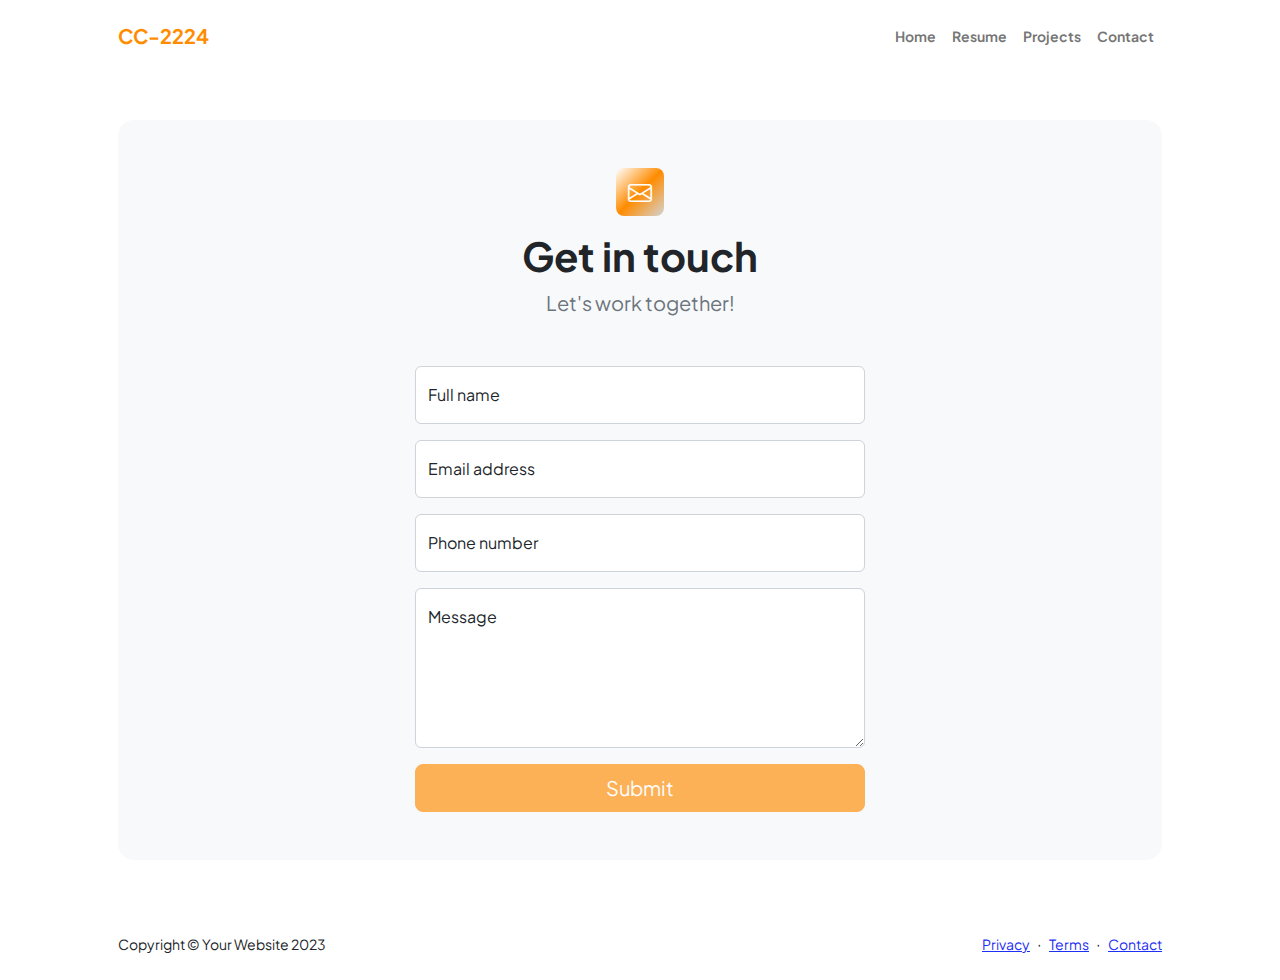
<file: contact.html>
<!DOCTYPE html>
<html lang="en">
    <head>
        <meta charset="utf-8" />
        <meta name="viewport" content="width=device-width, initial-scale=1, shrink-to-fit=no" />
        <meta name="description" content />
        <meta name="author" content />
        <title>Get in Contact</title>
        <!-- Favicon-->
        <link rel="icon" type="image/x-icon" href="assets/favicon.ico" />
        <!-- Custom Google font-->
        <link rel="preconnect" href="https://fonts.googleapis.com" />
        <link rel="preconnect" href="https://fonts.gstatic.com" crossorigin />
        <link href="https://fonts.googleapis.com/css2?family=Plus+Jakarta+Sans:wght@100;200;300;400;500;600;700;800;900&amp;display=swap" rel="stylesheet" />
        <!-- Bootstrap icons-->
        <link href="https://cdn.jsdelivr.net/npm/bootstrap-icons@1.8.1/font/bootstrap-icons.css" rel="stylesheet" />
        <!-- Core theme CSS (includes Bootstrap)-->
        <link href="css/styles.css" rel="stylesheet" />
    </head>
    <body class="d-flex flex-column">
        <main class="flex-shrink-0">
            <!-- Navigation-->
            <nav class="navbar navbar-expand-lg navbar-light bg-white py-3">
                <div class="container px-5">
                    <a class="navbar-brand" href="index.html"><span class="fw-bolder text-primary">CC-2224</span></a>
                    <button class="navbar-toggler" type="button" data-bs-toggle="collapse" data-bs-target="#navbarSupportedContent" aria-controls="navbarSupportedContent" aria-expanded="false" aria-label="Toggle navigation"><span class="navbar-toggler-icon"></span></button>
                    <div class="collapse navbar-collapse" id="navbarSupportedContent">
                        <ul class="navbar-nav ms-auto mb-2 mb-lg-0 small fw-bolder">
                            <li class="nav-item"><a class="nav-link" href="index.html">Home</a></li>
                            <li class="nav-item"><a class="nav-link" href="resume.html">Resume</a></li>
                            <li class="nav-item"><a class="nav-link" href="projects.html">Projects</a></li>
                            <li class="nav-item"><a class="nav-link" href="contact.html">Contact</a></li>
                        </ul>
                    </div>
                </div>
            </nav>
            <!-- Page content-->
            <section class="py-5">
                <div class="container px-5">
                    <!-- Contact form-->
                    <div class="bg-light rounded-4 py-5 px-4 px-md-5">
                        <div class="text-center mb-5">
                            <div class="feature bg-primary bg-gradient-primary-to-secondary text-white rounded-3 mb-3"><i class="bi bi-envelope"></i></div>
                            <h1 class="fw-bolder">Get in touch</h1>
                            <p class="lead fw-normal text-muted mb-0">Let's work together!</p>
                        </div>
                        <div class="row gx-5 justify-content-center">
                            <div class="col-lg-8 col-xl-6">
                                <!-- * * * * * * * * * * * * * * *-->
                                <!-- * * SB Forms Contact Form * *-->
                                <!-- * * * * * * * * * * * * * * *-->
                                <!-- This form is pre-integrated with SB Forms.-->
                                <!-- To make this form functional, sign up at-->
                                <!-- https://startbootstrap.com/solution/contact-forms-->
                                <!-- to get an API token!-->
                                <form id="contactForm" data-sb-form-api-token="API_TOKEN">
                                    <!-- Name input-->
                                    <div class="form-floating mb-3">
                                        <input class="form-control" id="name" type="text" placeholder="Enter your name..." data-sb-validations="required" />
                                        <label for="name">Full name</label>
                                        <div class="invalid-feedback" data-sb-feedback="name:required">A name is required.</div>
                                    </div>
                                    <!-- Email address input-->
                                    <div class="form-floating mb-3">
                                        <input class="form-control" id="email" type="email" placeholder="name@example.com" data-sb-validations="required,email" />
                                        <label for="email">Email address</label>
                                        <div class="invalid-feedback" data-sb-feedback="email:required">An email is required.</div>
                                        <div class="invalid-feedback" data-sb-feedback="email:email">Email is not valid.</div>
                                    </div>
                                    <!-- Phone number input-->
                                    <div class="form-floating mb-3">
                                        <input class="form-control" id="phone" type="tel" placeholder="(123) 456-7890" data-sb-validations="required" />
                                        <label for="phone">Phone number</label>
                                        <div class="invalid-feedback" data-sb-feedback="phone:required">A phone number is required.</div>
                                    </div>
                                    <!-- Message input-->
                                    <div class="form-floating mb-3">
                                        <textarea class="form-control" id="message" type="text" placeholder="Enter your message here..." style="height: 10rem" data-sb-validations="required"></textarea>
                                        <label for="message">Message</label>
                                        <div class="invalid-feedback" data-sb-feedback="message:required">A message is required.</div>
                                    </div>
                                    <!-- Submit success message-->
                                    <!---->
                                    <!-- This is what your users will see when the form-->
                                    <!-- has successfully submitted-->
                                    <div class="d-none" id="submitSuccessMessage">
                                        <div class="text-center mb-3">
                                            <div class="fw-bolder">Form submission successful!</div>
                                            To activate this form, sign up at
                                            <br />
                                            <a href="https://startbootstrap.com/solution/contact-forms">https://startbootstrap.com/solution/contact-forms</a>
                                        </div>
                                    </div>
                                    <!-- Submit error message-->
                                    <!---->
                                    <!-- This is what your users will see when there is-->
                                    <!-- an error submitting the form-->
                                    <div class="d-none" id="submitErrorMessage"><div class="text-center text-danger mb-3">Error sending message!</div></div>
                                    <!-- Submit Button-->
                                    <div class="d-grid"><button class="btn btn-primary btn-lg disabled" id="submitButton" type="submit">Submit</button></div>
                                </form>
                            </div>
                        </div>
                    </div>
                </div>
            </section>
        </main>
        <!-- Footer-->
        <footer class="bg-white py-4 mt-auto">
            <div class="container px-5">
                <div class="row align-items-center justify-content-between flex-column flex-sm-row">
                    <div class="col-auto"><div class="small m-0">Copyright &copy; Your Website 2023</div></div>
                    <div class="col-auto">
                        <a class="small" href="#!">Privacy</a>
                        <span class="mx-1">&middot;</span>
                        <a class="small" href="#!">Terms</a>
                        <span class="mx-1">&middot;</span>
                        <a class="small" href="#!">Contact</a>
                    </div>
                </div>
            </div>
        </footer>
        <!-- Bootstrap core JS-->
        <script src="https://cdn.jsdelivr.net/npm/bootstrap@5.2.3/dist/js/bootstrap.bundle.min.js"></script>
        <!-- Core theme JS-->
        <script src="js/scripts.js"></script>
        <!-- * * * * * * * * * * * * * * * * * * * * * * * * * * * * * * * * * * * * * * * *-->
        <!-- * *                               SB Forms JS                               * *-->
        <!-- * * Activate your form at https://startbootstrap.com/solution/contact-forms * *-->
        <!-- * * * * * * * * * * * * * * * * * * * * * * * * * * * * * * * * * * * * * * * *-->
        <script src="https://cdn.startbootstrap.com/sb-forms-latest.js"></script>
    </body>
</html>
</file>
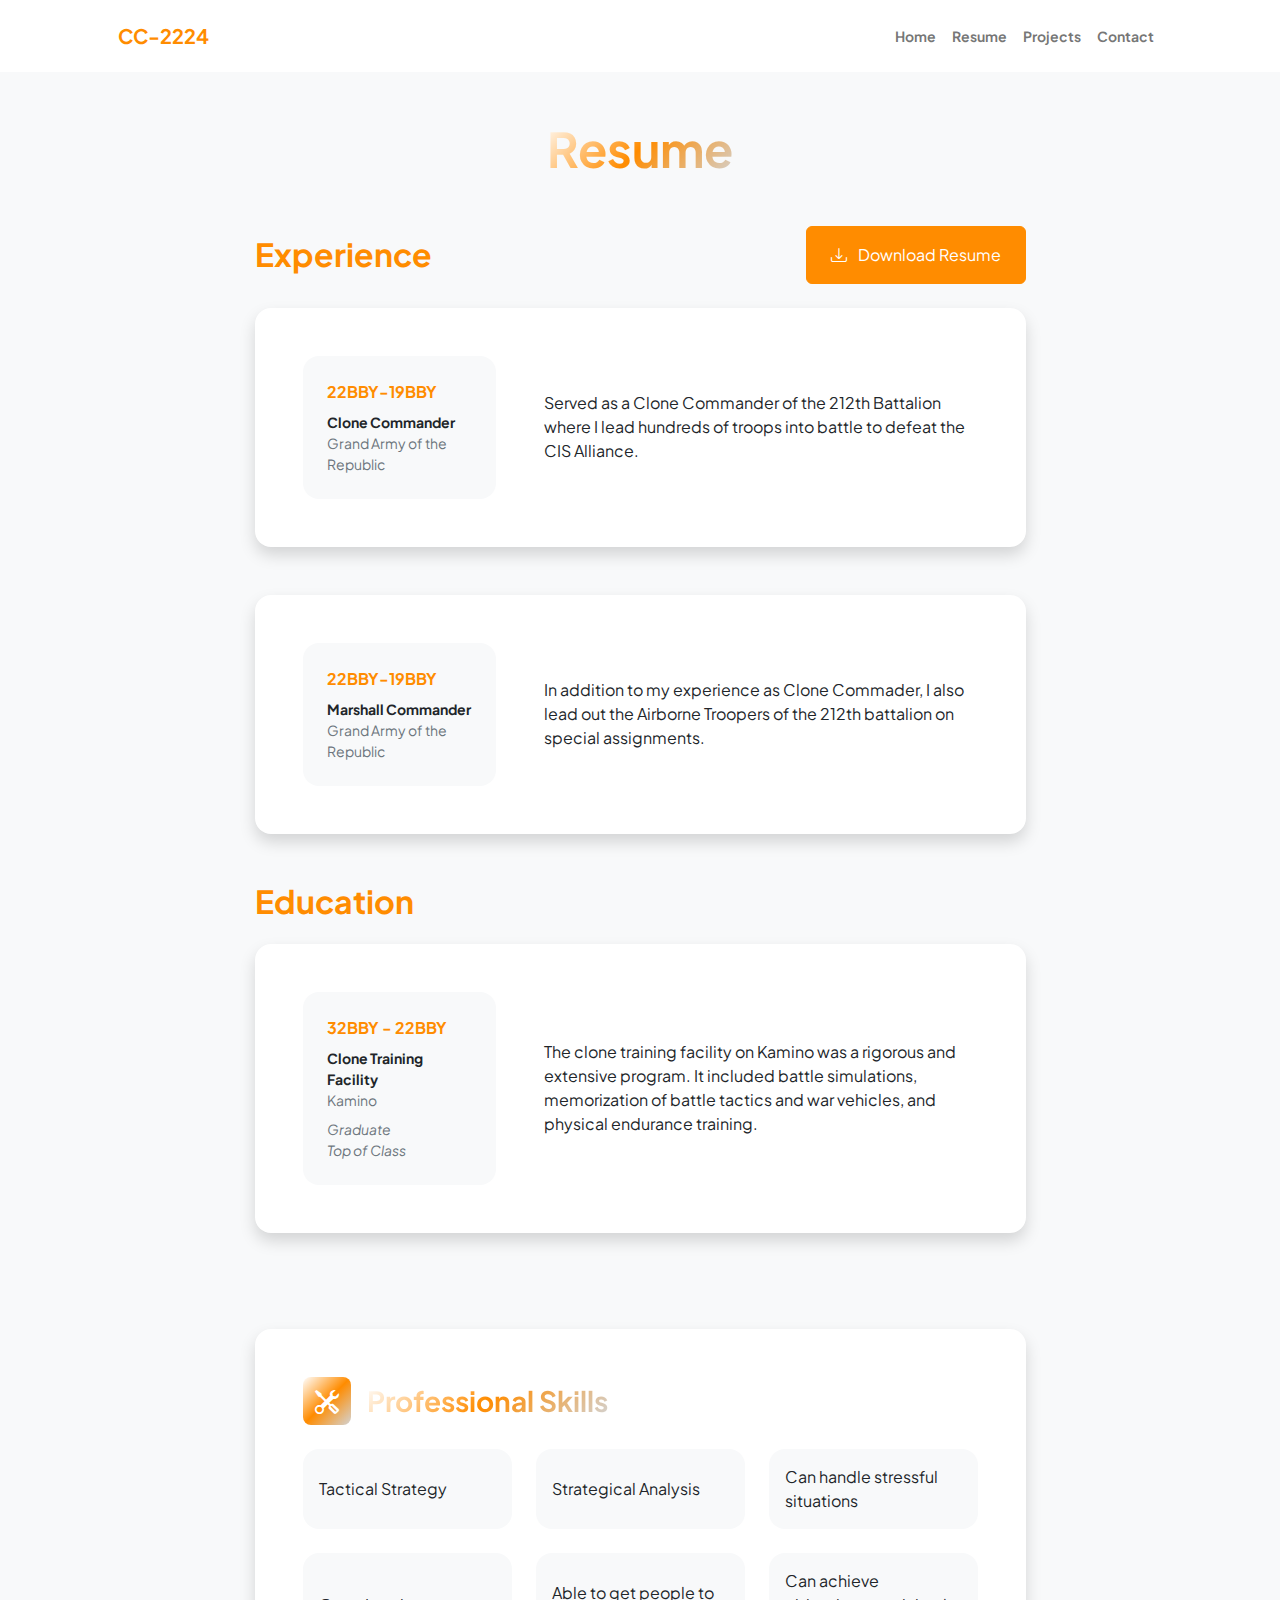
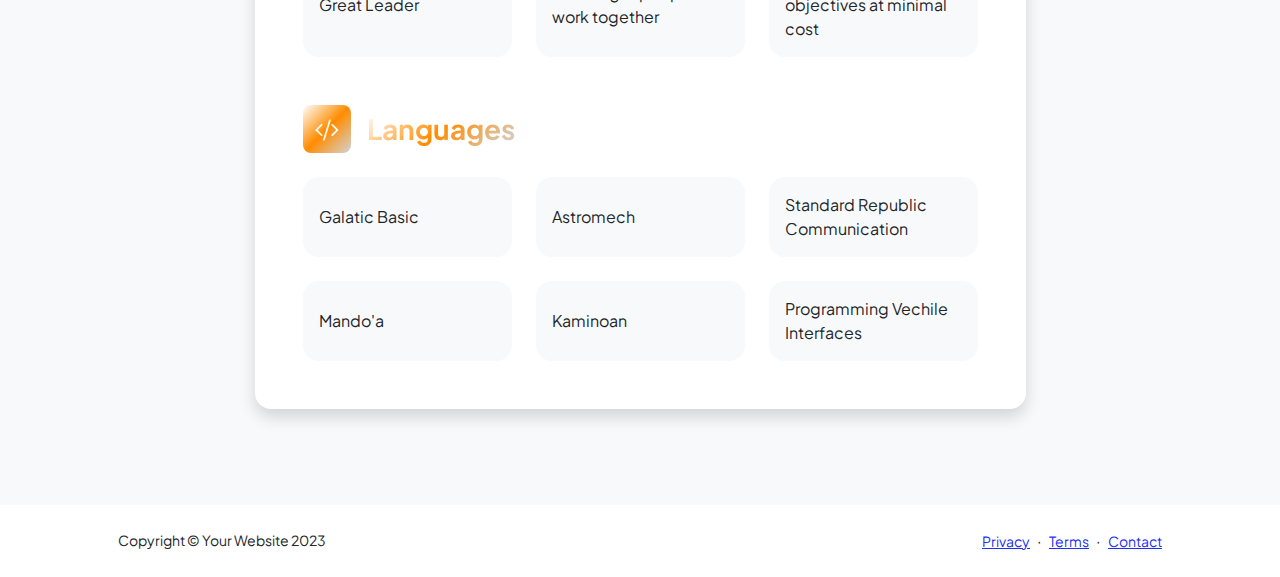
<file: resume.html>
<!DOCTYPE html>
<html lang="en">
    <head>
        <meta charset="utf-8" />
        <meta name="viewport" content="width=device-width, initial-scale=1, shrink-to-fit=no" />
        <meta name="description" content="" />
        <meta name="author" content="" />
        <title>Personal Resume</title>
        <!-- Favicon-->
        <link rel="icon" type="image/x-icon" href="assets/favicon.ico" />
        <!-- Custom Google font-->
        <link rel="preconnect" href="https://fonts.googleapis.com" />
        <link rel="preconnect" href="https://fonts.gstatic.com" crossorigin />
        <link href="https://fonts.googleapis.com/css2?family=Plus+Jakarta+Sans:wght@100;200;300;400;500;600;700;800;900&amp;display=swap" rel="stylesheet" />
        <!-- Bootstrap icons-->
        <link href="https://cdn.jsdelivr.net/npm/bootstrap-icons@1.8.1/font/bootstrap-icons.css" rel="stylesheet" />
        <!-- Core theme CSS (includes Bootstrap)-->
        <link href="css/styles.css" rel="stylesheet" />
    </head>
    <body class="d-flex flex-column h-100 bg-light">
        <main class="flex-shrink-0">
            <!-- Navigation-->
            <nav class="navbar navbar-expand-lg navbar-light bg-white py-3">
                <div class="container px-5">
                    <a class="navbar-brand" href="index.html"><span class="fw-bolder text-primary">CC-2224</span></a>
                    <button class="navbar-toggler" type="button" data-bs-toggle="collapse" data-bs-target="#navbarSupportedContent" aria-controls="navbarSupportedContent" aria-expanded="false" aria-label="Toggle navigation"><span class="navbar-toggler-icon"></span></button>
                    <div class="collapse navbar-collapse" id="navbarSupportedContent">
                        <ul class="navbar-nav ms-auto mb-2 mb-lg-0 small fw-bolder">
                            <li class="nav-item"><a class="nav-link" href="index.html">Home</a></li>
                            <li class="nav-item"><a class="nav-link" href="resume.html">Resume</a></li>
                            <li class="nav-item"><a class="nav-link" href="projects.html">Projects</a></li>
                            <li class="nav-item"><a class="nav-link" href="contact.html">Contact</a></li>
                        </ul>
                    </div>
                </div>
            </nav>
            <!-- Page Content-->
            <div class="container px-5 my-5">
                <div class="text-center mb-5">
                    <h1 class="display-5 fw-bolder mb-0"><span class="text-gradient d-inline">Resume</span></h1>
                </div>
                <div class="row gx-5 justify-content-center">
                    <div class="col-lg-11 col-xl-9 col-xxl-8">
                        <!-- Experience Section-->
                        <section>
                            <div class="d-flex align-items-center justify-content-between mb-4">
                                <h2 class="text-primary fw-bolder mb-0">Experience</h2>
                                <!-- Download resume button-->
                                <!-- Note: Set the link href target to a PDF file within your project-->
                                <a class="btn btn-primary px-4 py-3" href="#!">
                                    <div class="d-inline-block bi bi-download me-2"></div>
                                    Download Resume
                                </a>
                            </div>
                            <!-- Experience Card 1-->
                            <div class="card shadow border-0 rounded-4 mb-5">
                                <div class="card-body p-5">
                                    <div class="row align-items-center gx-5">
                                        <div class="col text-center text-lg-start mb-4 mb-lg-0">
                                            <div class="bg-light p-4 rounded-4">
                                                <div class="text-primary fw-bolder mb-2">22BBY-19BBY</div>
                                                <div class="small fw-bolder">Clone Commander</div>
                                                <div class="small text-muted">Grand Army of the Republic</div>                                            </div>
                                        </div>
                                        <div class="col-lg-8"><div>Served as a Clone Commander of the 212th Battalion where I lead hundreds of troops into battle to defeat the CIS Alliance.</div></div>
                                    </div>
                                </div>
                            </div>
                            <!-- Experience Card 2-->
                            <div class="card shadow border-0 rounded-4 mb-5">
                                <div class="card-body p-5">
                                    <div class="row align-items-center gx-5">
                                        <div class="col text-center text-lg-start mb-4 mb-lg-0">
                                            <div class="bg-light p-4 rounded-4">
                                                <div class="text-primary fw-bolder mb-2">22BBY-19BBY</div>
                                                <div class="small fw-bolder">Marshall Commander</div>
                                                <div class="small text-muted">Grand Army of the Republic</div>                                            </div>
                                        </div>
                                        <div class="col-lg-8"><div>In addition to my experience as Clone Commader, I also lead out the Airborne Troopers of the 212th battalion on special assignments.</div></div>
                                    </div>
                                </div>
                            </div>
                        </section>
                        <!-- Education Section-->
                        <section>
                            <h2 class="text-secondary fw-bolder mb-4">Education</h2>
                            <!-- Education Card 1-->
                            <div class="card shadow border-0 rounded-4 mb-5">
                                <div class="card-body p-5">
                                    <div class="row align-items-center gx-5">
                                        <div class="col text-center text-lg-start mb-4 mb-lg-0">
                                            <div class="bg-light p-4 rounded-4">
                                                <div class="text-secondary fw-bolder mb-2">32BBY - 22BBY</div>
                                                <div class="mb-2">
                                                    <div class="small fw-bolder">Clone Training Facility</div>
                                                    <div class="small text-muted">Kamino</div>
                                                </div>
                                                <div class="fst-italic">
                                                    <div class="small text-muted">Graduate</div>
                                                    <div class="small text-muted">Top of Class</div>
                                                </div>
                                            </div>
                                        </div>
                                        <div class="col-lg-8"><div>The clone training facility on Kamino was a rigorous and extensive program. It included battle simulations, memorization of battle tactics and war vehicles, and physical endurance training.</div></div>
                                    </div>
                                </div>
                            </div>
                        </section>
                        <!-- Divider-->
                        <div class="pb-5"></div>
                        <!-- Skills Section-->
                        <section>
                            <!-- Skillset Card-->
                            <div class="card shadow border-0 rounded-4 mb-5">
                                <div class="card-body p-5">
                                    <!-- Professional skills list-->
                                    <div class="mb-5">
                                        <div class="d-flex align-items-center mb-4">
                                            <div class="feature bg-primary bg-gradient-primary-to-secondary text-white rounded-3 me-3"><i class="bi bi-tools"></i></div>
                                            <h3 class="fw-bolder mb-0"><span class="text-gradient d-inline">Professional Skills</span></h3>
                                        </div>
                                        <div class="row row-cols-1 row-cols-md-3 mb-4">
                                            <div class="col mb-4 mb-md-0"><div class="d-flex align-items-center bg-light rounded-4 p-3 h-100">Tactical Strategy</div></div>
                                            <div class="col mb-4 mb-md-0"><div class="d-flex align-items-center bg-light rounded-4 p-3 h-100">Strategical Analysis</div></div>
                                            <div class="col"><div class="d-flex align-items-center bg-light rounded-4 p-3 h-100">Can handle stressful situations</div></div>
                                        </div>
                                        <div class="row row-cols-1 row-cols-md-3">
                                            <div class="col mb-4 mb-md-0"><div class="d-flex align-items-center bg-light rounded-4 p-3 h-100">Great Leader</div></div>
                                            <div class="col mb-4 mb-md-0"><div class="d-flex align-items-center bg-light rounded-4 p-3 h-100">Able to get people to work together</div></div>
                                            <div class="col"><div class="d-flex align-items-center bg-light rounded-4 p-3 h-100">Can achieve  objectives at minimal cost</div></div>
                                        </div>
                                    </div>
                                    <!-- Languages list-->
                                    <div class="mb-0">
                                        <div class="d-flex align-items-center mb-4">
                                            <div class="feature bg-primary bg-gradient-primary-to-secondary text-white rounded-3 me-3"><i class="bi bi-code-slash"></i></div>
                                            <h3 class="fw-bolder mb-0"><span class="text-gradient d-inline">Languages</span></h3>
                                        </div>
                                        <div class="row row-cols-1 row-cols-md-3 mb-4">
                                            <div class="col mb-4 mb-md-0"><div class="d-flex align-items-center bg-light rounded-4 p-3 h-100">Galatic Basic</div></div>
                                            <div class="col mb-4 mb-md-0"><div class="d-flex align-items-center bg-light rounded-4 p-3 h-100">Astromech</div></div>
                                            <div class="col"><div class="d-flex align-items-center bg-light rounded-4 p-3 h-100">Standard Republic Communication</div></div>
                                        </div>
                                        <div class="row row-cols-1 row-cols-md-3">
                                            <div class="col mb-4 mb-md-0"><div class="d-flex align-items-center bg-light rounded-4 p-3 h-100">Mando'a</div></div>
                                            <div class="col mb-4 mb-md-0"><div class="d-flex align-items-center bg-light rounded-4 p-3 h-100">Kaminoan</div></div>
                                            <div class="col"><div class="d-flex align-items-center bg-light rounded-4 p-3 h-100">Programming Vechile Interfaces</div></div>
                                        </div>
                                    </div>
                                </div>
                            </div>
                        </section>
                    </div>
                </div>
            </div>
        </main>
        <!-- Footer-->
        <footer class="bg-white py-4 mt-auto">
            <div class="container px-5">
                <div class="row align-items-center justify-content-between flex-column flex-sm-row">
                    <div class="col-auto"><div class="small m-0">Copyright &copy; Your Website 2023</div></div>
                    <div class="col-auto">
                        <a class="small" href="#!">Privacy</a>
                        <span class="mx-1">&middot;</span>
                        <a class="small" href="#!">Terms</a>
                        <span class="mx-1">&middot;</span>
                        <a class="small" href="#!">Contact</a>
                    </div>
                </div>
            </div>
        </footer>
        <!-- Bootstrap core JS-->
        <script src="https://cdn.jsdelivr.net/npm/bootstrap@5.2.3/dist/js/bootstrap.bundle.min.js"></script>
        <!-- Core theme JS-->
        <script src="js/scripts.js"></script>
    </body>
</html>
</file>
